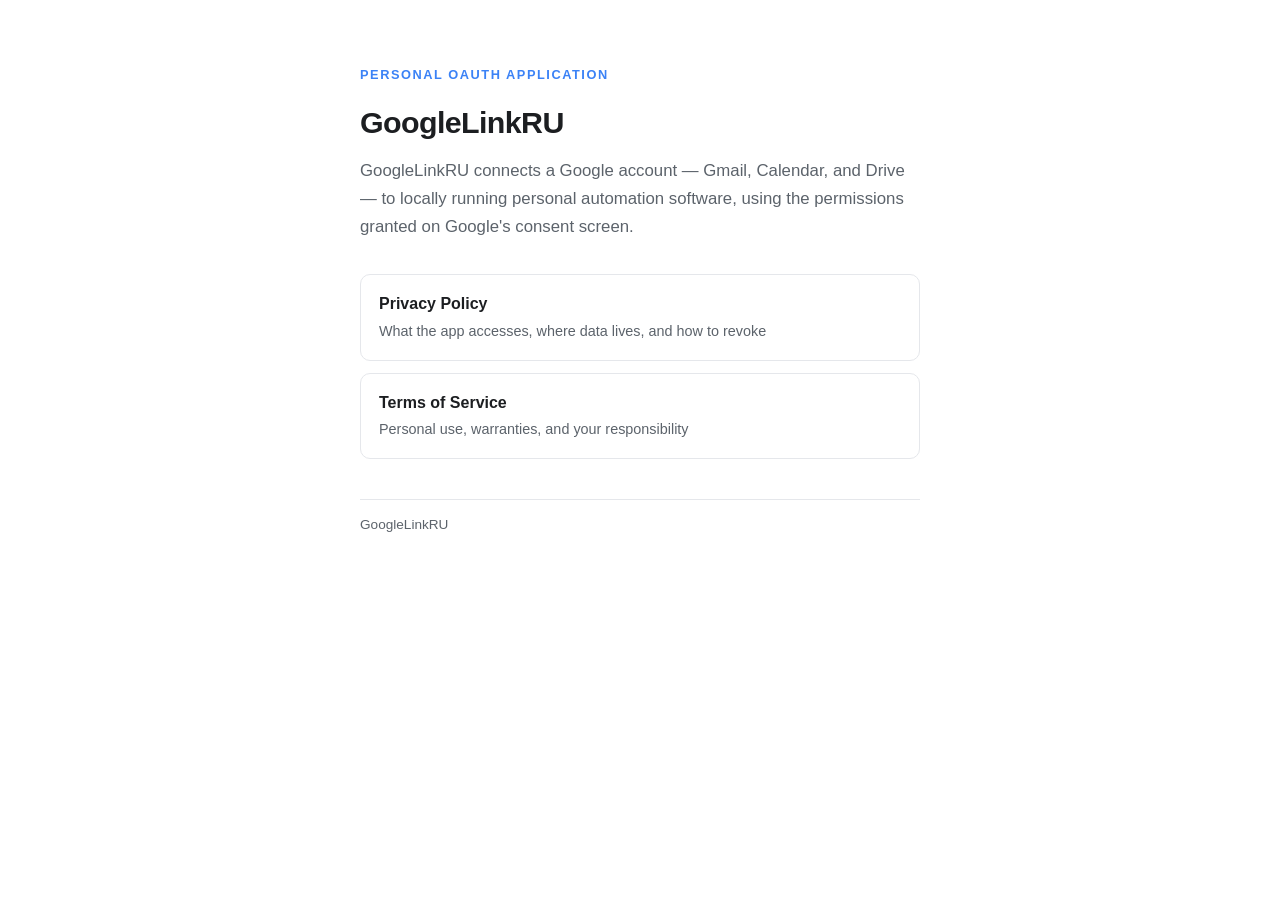
<file: index.html>
<!DOCTYPE html>
<html lang="en">
<head>
<meta charset="utf-8">
<meta name="viewport" content="width=device-width, initial-scale=1">
<meta name="robots" content="noindex, nofollow">
<title>GoogleLinkRU</title>
<style>
  :root { --ink:#1c1e21; --muted:#5c636b; --accent:#3b82f6; --bg:#ffffff; --rule:#e5e7eb; }
  * { box-sizing: border-box; margin: 0; padding: 0; }
  body { font: 16px/1.65 -apple-system, BlinkMacSystemFont, "Segoe UI", Roboto, Helvetica, Arial, sans-serif; color: var(--ink); background: var(--bg); padding: 64px 20px; }
  main { max-width: 560px; margin: 0 auto; }
  h1 { font-size: 1.9rem; font-weight: 650; letter-spacing: -0.02em; }
  .tag { color: var(--accent); font-size: .8rem; font-weight: 600; text-transform: uppercase; letter-spacing: .12em; margin-bottom: 12px; }
  p.lead { color: var(--muted); margin: 10px 0 34px; font-size: 1.05rem; }
  .cards { display: grid; gap: 12px; }
  a.card { display: block; border: 1px solid var(--rule); border-radius: 10px; padding: 16px 18px; text-decoration: none; color: var(--ink); transition: border-color .15s ease, box-shadow .15s ease; }
  a.card:hover { border-color: var(--accent); box-shadow: 0 2px 10px rgba(59,130,246,.08); }
  a.card .t { font-weight: 600; }
  a.card .d { color: var(--muted); font-size: .9rem; margin-top: 2px; }
  .meta { color: var(--muted); font-size: .85rem; border-top: 1px solid var(--rule); margin-top: 40px; padding-top: 14px; }
</style>
</head>
<body>
<main>
  <p class="tag">Personal OAuth Application</p>
  <h1>GoogleLinkRU</h1>
  <p class="lead">GoogleLinkRU connects a Google account — Gmail, Calendar, and Drive — to locally running personal automation software, using the permissions granted on Google's consent screen.</p>
  <div class="cards">
    <a class="card" href="privacy.html"><div class="t">Privacy Policy</div><div class="d">What the app accesses, where data lives, and how to revoke</div></a>
    <a class="card" href="terms.html"><div class="t">Terms of Service</div><div class="d">Personal use, warranties, and your responsibility</div></a>
  </div>
  <div class="meta">GoogleLinkRU</div>
</main>
</body>
</html>
</file>
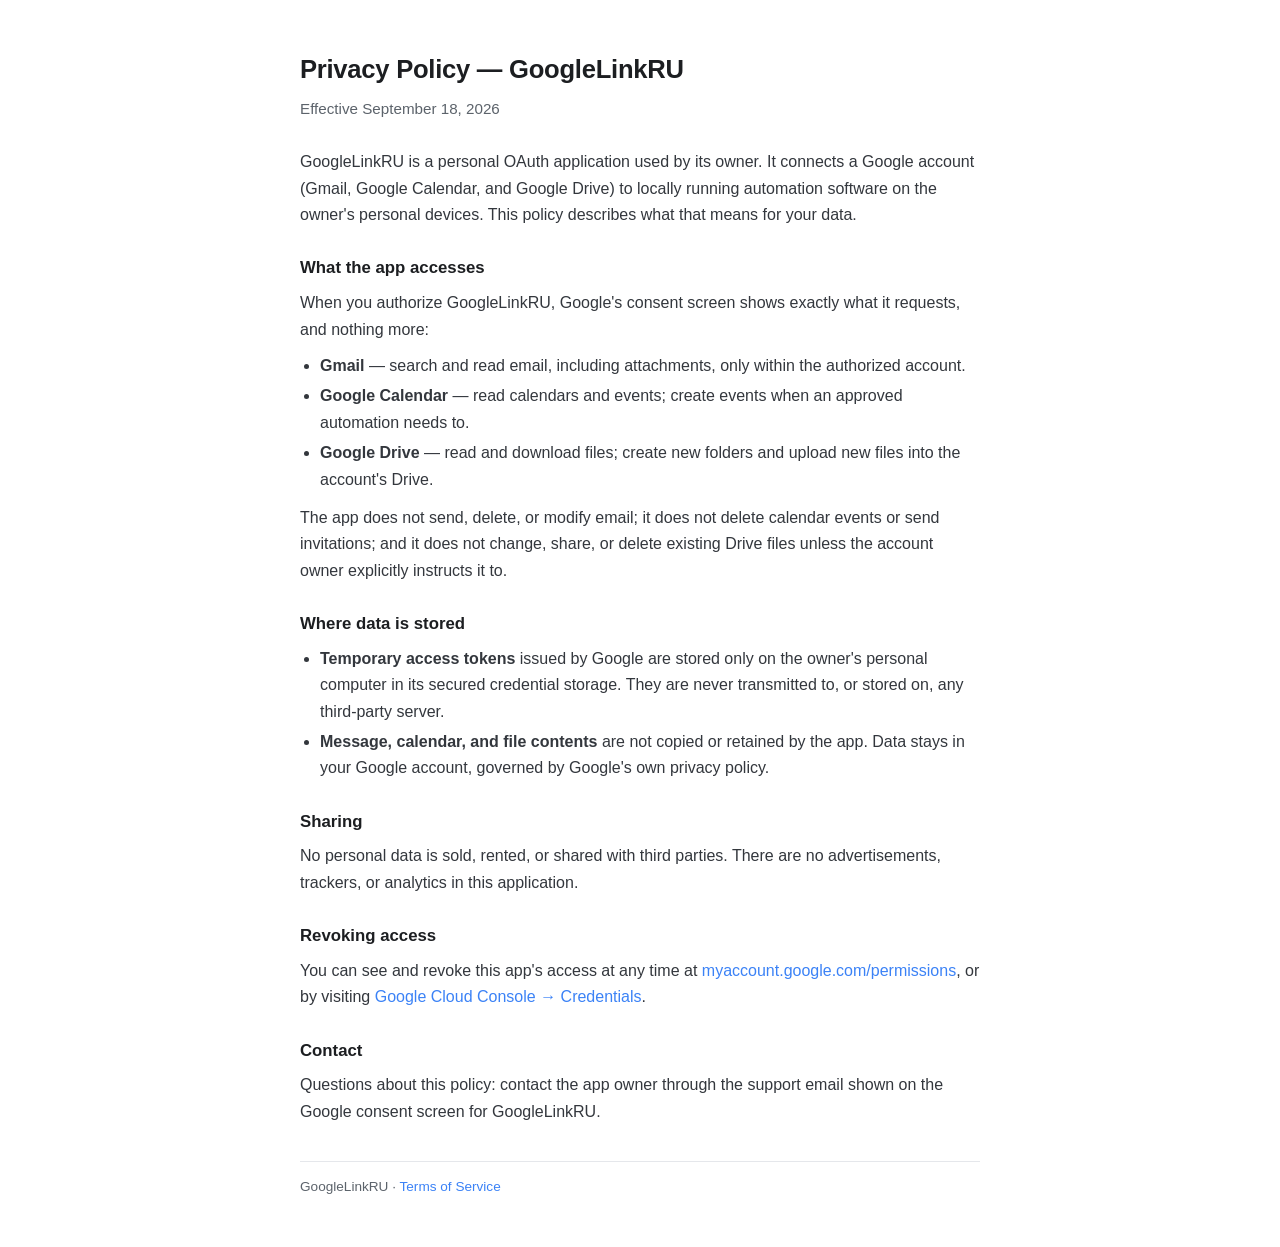
<file: privacy.html>
<!DOCTYPE html>
<html lang="en">
<head>
<meta charset="utf-8">
<meta name="viewport" content="width=device-width, initial-scale=1">
<meta name="robots" content="noindex, nofollow">
<title>GoogleLinkRU — Privacy Policy</title>
<style>
  :root { --ink:#1c1e21; --muted:#5c636b; --accent:#3b82f6; --bg:#ffffff; --rule:#e5e7eb; }
  * { box-sizing: border-box; margin: 0; padding: 0; }
  body { font: 16px/1.65 -apple-system, BlinkMacSystemFont, "Segoe UI", Roboto, Helvetica, Arial, sans-serif; color: var(--ink); background: var(--bg); padding: 48px 20px; }
  main { max-width: 680px; margin: 0 auto; }
  h1 { font-size: 1.6rem; font-weight: 650; letter-spacing: -0.01em; }
  .sub { color: var(--muted); margin: 6px 0 28px; font-size: .95rem; }
  h2 { font-size: 1.05rem; font-weight: 600; margin: 26px 0 8px; }
  p { color: #33373d; margin-bottom: 10px; }
  ul { margin: 0 0 12px 20px; color: #33373d; }
  li { margin-bottom: 4px; }
  a { color: var(--accent); text-decoration: none; }
  a:hover { text-decoration: underline; }
  .meta { color: var(--muted); font-size: .85rem; border-top: 1px solid var(--rule); margin-top: 36px; padding-top: 14px; }
</style>
</head>
<body>
<main>
  <h1>Privacy Policy — GoogleLinkRU</h1>
  <p class="sub">Effective September 18, 2026</p>

  <p>GoogleLinkRU is a personal OAuth application used by its owner. It connects a Google account (Gmail, Google Calendar, and Google Drive) to locally running automation software on the owner's personal devices. This policy describes what that means for your data.</p>

  <h2>What the app accesses</h2>
  <p>When you authorize GoogleLinkRU, Google's consent screen shows exactly what it requests, and nothing more:</p>
  <ul>
    <li><strong>Gmail</strong> — search and read email, including attachments, only within the authorized account.</li>
    <li><strong>Google Calendar</strong> — read calendars and events; create events when an approved automation needs to.</li>
    <li><strong>Google Drive</strong> — read and download files; create new folders and upload new files into the account's Drive.</li>
  </ul>
  <p>The app does not send, delete, or modify email; it does not delete calendar events or send invitations; and it does not change, share, or delete existing Drive files unless the account owner explicitly instructs it to.</p>

  <h2>Where data is stored</h2>
  <ul>
    <li><strong>Temporary access tokens</strong> issued by Google are stored only on the owner's personal computer in its secured credential storage. They are never transmitted to, or stored on, any third-party server.</li>
    <li><strong>Message, calendar, and file contents</strong> are not copied or retained by the app. Data stays in your Google account, governed by Google's own privacy policy.</li>
  </ul>

  <h2>Sharing</h2>
  <p>No personal data is sold, rented, or shared with third parties. There are no advertisements, trackers, or analytics in this application.</p>

  <h2>Revoking access</h2>
  <p>You can see and revoke this app's access at any time at <a href="https://myaccount.google.com/permissions" rel="noopener">myaccount.google.com/permissions</a>, or by visiting <a href="https://console.cloud.google.com/apis/credentials" rel="noopener">Google Cloud Console → Credentials</a>.</p>

  <h2>Contact</h2>
  <p>Questions about this policy: contact the app owner through the support email shown on the Google consent screen for GoogleLinkRU.</p>

  <div class="meta">GoogleLinkRU · <a href="terms.html">Terms of Service</a></div>
</main>
</body>
</html>
</file>
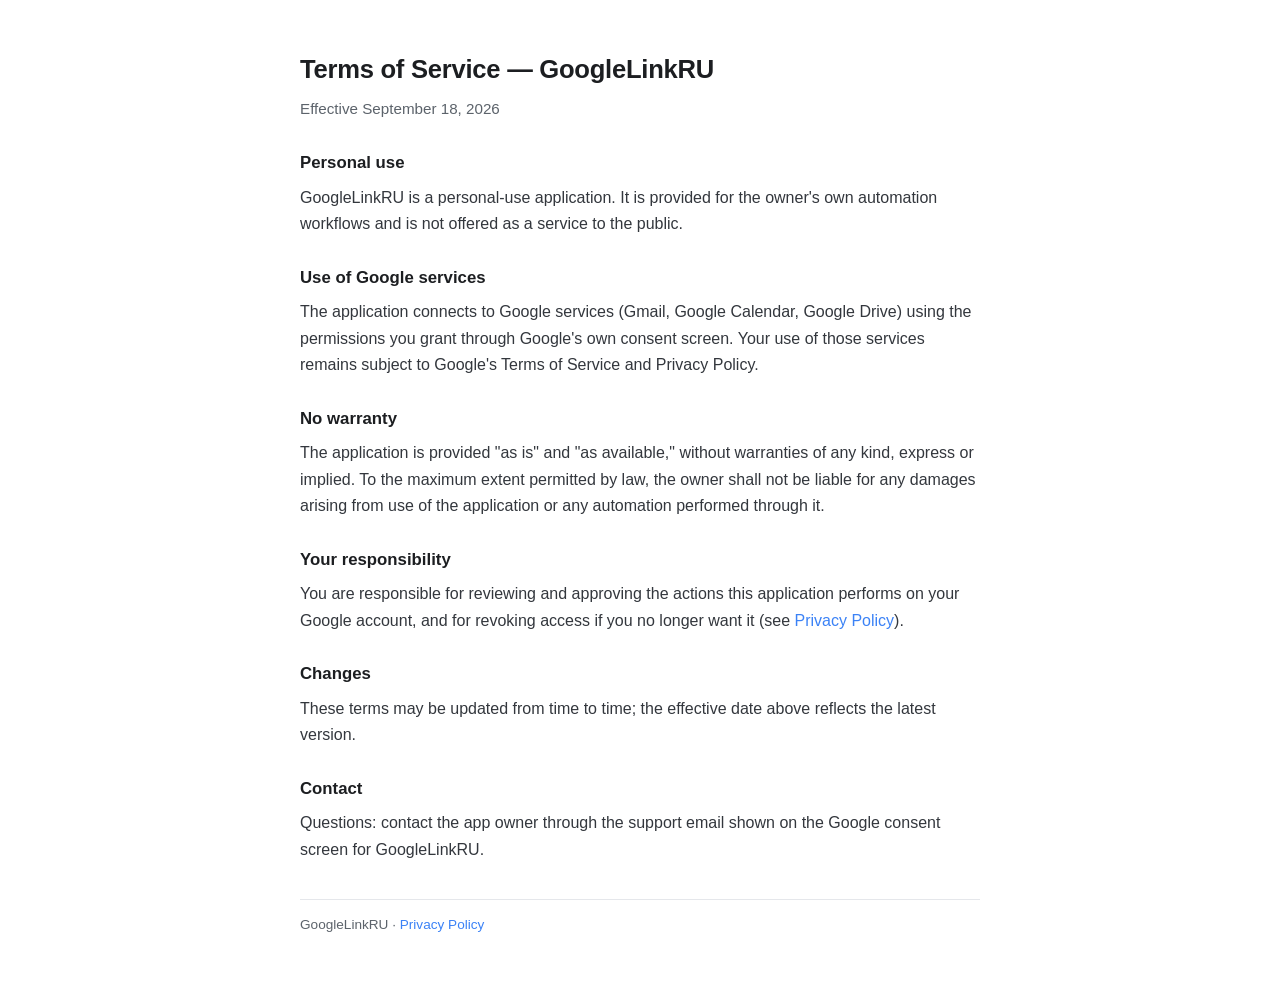
<file: terms.html>
<!DOCTYPE html>
<html lang="en">
<head>
<meta charset="utf-8">
<meta name="viewport" content="width=device-width, initial-scale=1">
<meta name="robots" content="noindex, nofollow">
<title>GoogleLinkRU — Terms of Service</title>
<style>
  :root { --ink:#1c1e21; --muted:#5c636b; --accent:#3b82f6; --bg:#ffffff; --rule:#e5e7eb; }
  * { box-sizing: border-box; margin: 0; padding: 0; }
  body { font: 16px/1.65 -apple-system, BlinkMacSystemFont, "Segoe UI", Roboto, Helvetica, Arial, sans-serif; color: var(--ink); background: var(--bg); padding: 48px 20px; }
  main { max-width: 680px; margin: 0 auto; }
  h1 { font-size: 1.6rem; font-weight: 650; letter-spacing: -0.01em; }
  .sub { color: var(--muted); margin: 6px 0 28px; font-size: .95rem; }
  h2 { font-size: 1.05rem; font-weight: 600; margin: 26px 0 8px; }
  p { color: #33373d; margin-bottom: 10px; }
  a { color: var(--accent); text-decoration: none; }
  a:hover { text-decoration: underline; }
  .meta { color: var(--muted); font-size: .85rem; border-top: 1px solid var(--rule); margin-top: 36px; padding-top: 14px; }
</style>
</head>
<body>
<main>
  <h1>Terms of Service — GoogleLinkRU</h1>
  <p class="sub">Effective September 18, 2026</p>

  <h2>Personal use</h2>
  <p>GoogleLinkRU is a personal-use application. It is provided for the owner's own automation workflows and is not offered as a service to the public.</p>

  <h2>Use of Google services</h2>
  <p>The application connects to Google services (Gmail, Google Calendar, Google Drive) using the permissions you grant through Google's own consent screen. Your use of those services remains subject to Google's Terms of Service and Privacy Policy.</p>

  <h2>No warranty</h2>
  <p>The application is provided "as is" and "as available," without warranties of any kind, express or implied. To the maximum extent permitted by law, the owner shall not be liable for any damages arising from use of the application or any automation performed through it.</p>

  <h2>Your responsibility</h2>
  <p>You are responsible for reviewing and approving the actions this application performs on your Google account, and for revoking access if you no longer want it (see <a href="privacy.html">Privacy Policy</a>).</p>

  <h2>Changes</h2>
  <p>These terms may be updated from time to time; the effective date above reflects the latest version.</p>

  <h2>Contact</h2>
  <p>Questions: contact the app owner through the support email shown on the Google consent screen for GoogleLinkRU.</p>

  <div class="meta">GoogleLinkRU · <a href="privacy.html">Privacy Policy</a></div>
</main>
</body>
</html>
</file>
